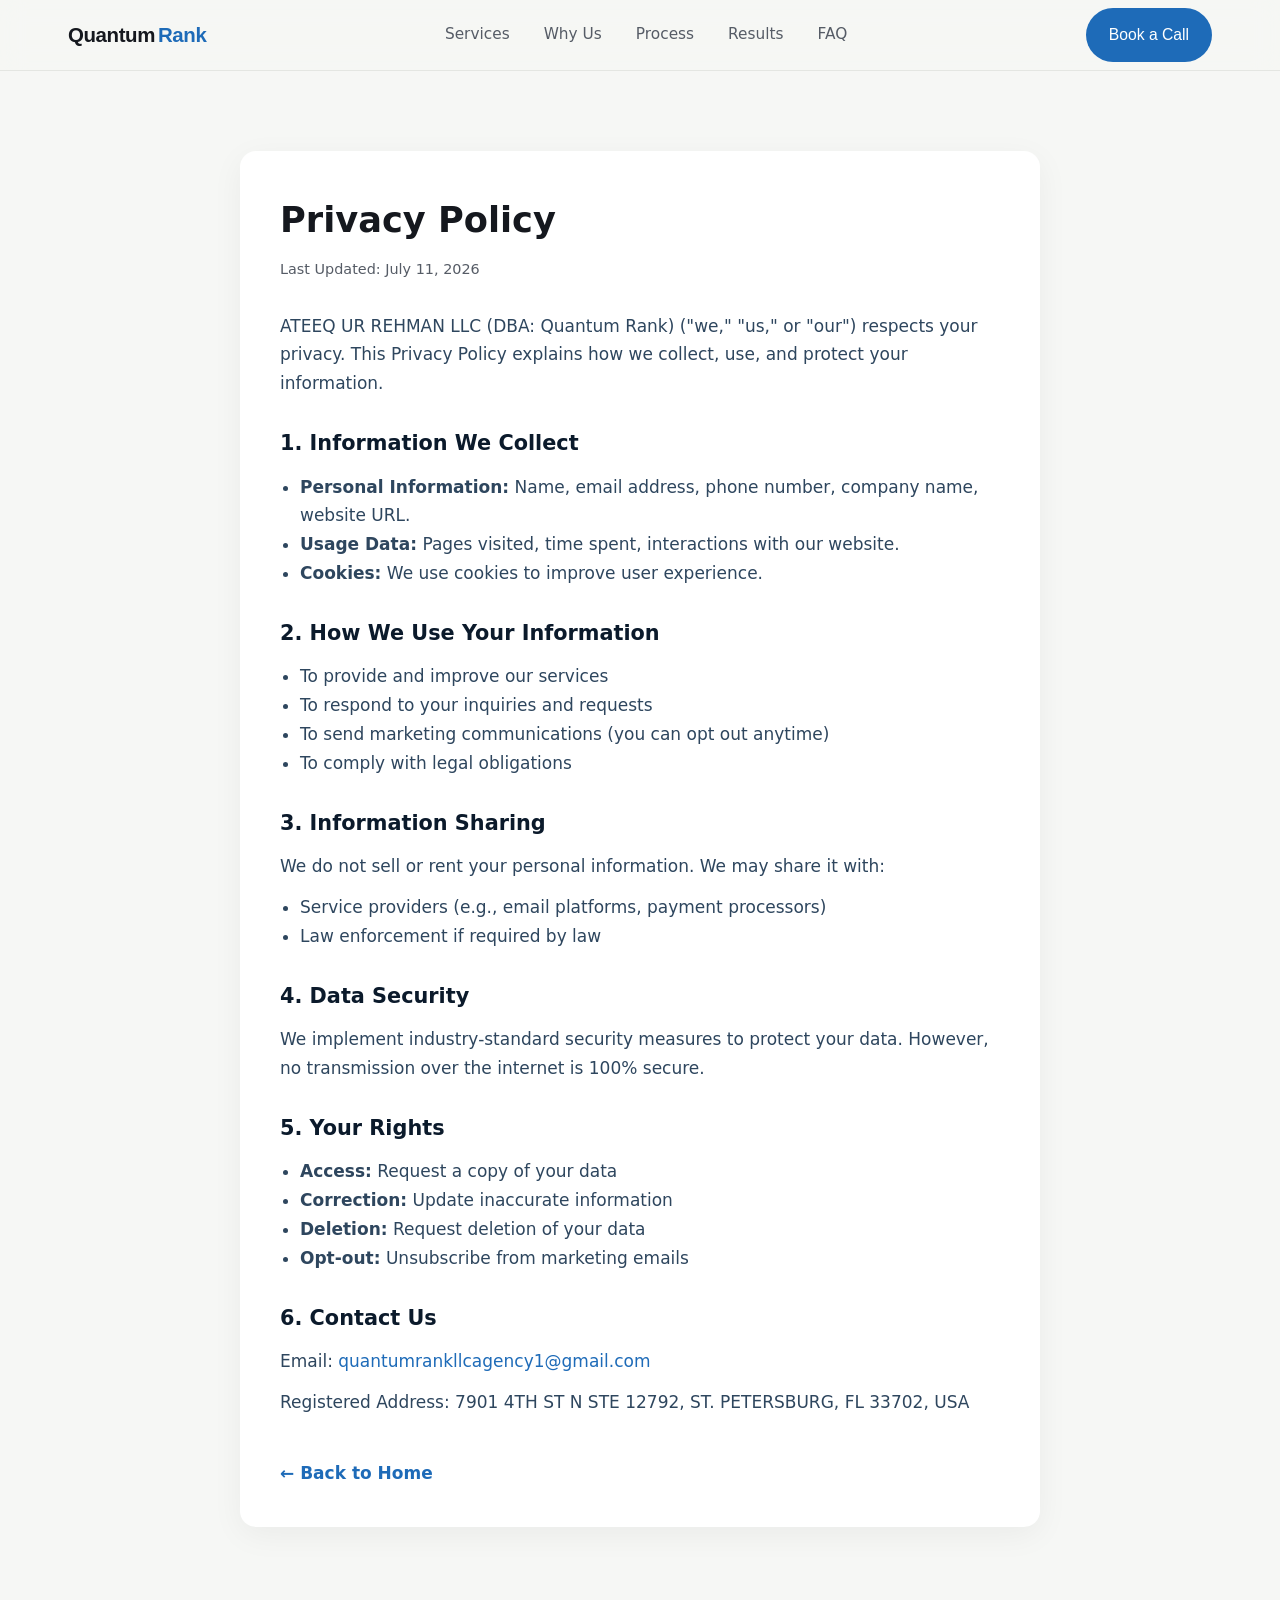
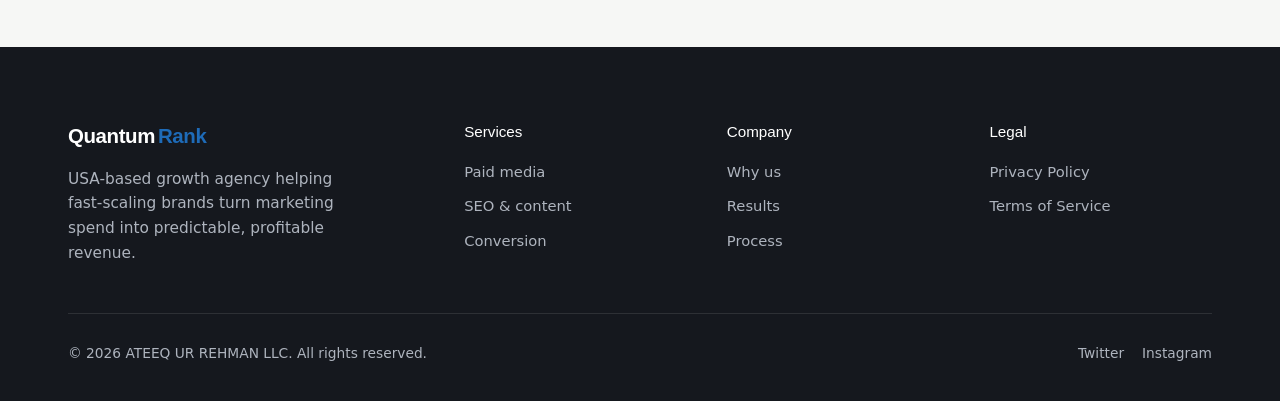
<file: privacy.html>
<!DOCTYPE html>
<html lang="en">
<head>
    <meta charset="UTF-8" />
    <meta name="viewport" content="width=device-width, initial-scale=1.0" />
    <title>Privacy Policy — Quantum Rank LLC</title>
    <link rel="stylesheet" href="style.css" />
    <link href="https://fonts.googleapis.com/css2?family=Inter:wght@300;400;500;600;700;800&display=swap" rel="stylesheet" />
    <style>
        .legal-content {
            max-width: 800px;
            margin: 40px auto;
            padding: 40px;
            background: #fff;
            border-radius: 16px;
            box-shadow: 0 8px 32px rgba(0,0,0,0.05);
        }
        .legal-content h1 {
            font-size: 2.2rem;
            margin-bottom: 8px;
        }
        .legal-content .last-updated {
            color: #565C66;
            font-size: 0.9rem;
            margin-bottom: 30px;
        }
        .legal-content h2 {
            font-size: 1.3rem;
            margin: 28px 0 12px;
            color: #0b1a2b;
        }
        .legal-content p {
            color: #2e465e;
            line-height: 1.7;
            margin-bottom: 12px;
        }
        .legal-content ul {
            color: #2e465e;
            line-height: 1.7;
            margin: 8px 0 16px 20px;
        }
        .back-link {
            display: inline-block;
            margin-top: 30px;
            color: #1e6bb8;
            font-weight: 600;
        }
        .back-link:hover {
            text-decoration: underline;
        }
    </style>
</head>
<body>

    <!-- ============ NAVBAR ============ -->
    <header class="nav">
        <div class="wrap nav-inner">
            <a class="brand" href="index.html">Quantum<span class="tick">Rank</span></a>
            <nav class="nav-links" id="navLinks">
                <a href="index.html#services">Services</a>
                <a href="index.html#why">Why Us</a>
                <a href="index.html#process">Process</a>
                <a href="index.html#work">Results</a>
                <a href="index.html#faq">FAQ</a>
            </nav>
            <div class="nav-cta">
                <a href="index.html#contact" class="btn btn-primary">Book a Call</a>
                <button class="menu-btn" id="menuBtn" aria-label="Toggle menu">☰</button>
            </div>
        </div>
    </header>

    <!-- ============ PRIVACY CONTENT ============ -->
    <section style="padding: 40px 0 80px;">
        <div class="wrap">
            <div class="legal-content">
                <h1>Privacy Policy</h1>
                <p class="last-updated">Last Updated: July 11, 2026</p>

                <p>ATEEQ UR REHMAN LLC (DBA: Quantum Rank) ("we," "us," or "our") respects your privacy. This Privacy Policy explains how we collect, use, and protect your information.</p>

                <h2>1. Information We Collect</h2>
                <ul>
                    <li><strong>Personal Information:</strong> Name, email address, phone number, company name, website URL.</li>
                    <li><strong>Usage Data:</strong> Pages visited, time spent, interactions with our website.</li>
                    <li><strong>Cookies:</strong> We use cookies to improve user experience.</li>
                </ul>

                <h2>2. How We Use Your Information</h2>
                <ul>
                    <li>To provide and improve our services</li>
                    <li>To respond to your inquiries and requests</li>
                    <li>To send marketing communications (you can opt out anytime)</li>
                    <li>To comply with legal obligations</li>
                </ul>

                <h2>3. Information Sharing</h2>
                <p>We do not sell or rent your personal information. We may share it with:</p>
                <ul>
                    <li>Service providers (e.g., email platforms, payment processors)</li>
                    <li>Law enforcement if required by law</li>
                </ul>

                <h2>4. Data Security</h2>
                <p>We implement industry-standard security measures to protect your data. However, no transmission over the internet is 100% secure.</p>

                <h2>5. Your Rights</h2>
                <ul>
                    <li><strong>Access:</strong> Request a copy of your data</li>
                    <li><strong>Correction:</strong> Update inaccurate information</li>
                    <li><strong>Deletion:</strong> Request deletion of your data</li>
                    <li><strong>Opt-out:</strong> Unsubscribe from marketing emails</li>
                </ul>

                <h2>6. Contact Us</h2>
                <p>Email: <a href="mailto:quantumrankllcagency1@gmail.com" style="color:#1e6bb8;">quantumrankllcagency1@gmail.com</a></p>
                <p>Registered Address: 7901 4TH ST N STE 12792, ST. PETERSBURG, FL 33702, USA</p>

                <a href="index.html" class="back-link">← Back to Home</a>
            </div>
        </div>
    </section>

    <!-- ============ FOOTER ============ -->
    <footer>
        <div class="wrap">
            <div class="foot-grid">
                <div>
                    <div class="brand">Quantum<span class="tick">Rank</span></div>
                    <p class="foot-about">USA-based growth agency helping fast-scaling brands turn marketing spend into predictable, profitable revenue.</p>
                </div>
                <div class="foot-col">
                    <h5>Services</h5>
                    <a href="index.html#services">Paid media</a>
                    <a href="index.html#services">SEO &amp; content</a>
                    <a href="index.html#services">Conversion</a>
                </div>
                <div class="foot-col">
                    <h5>Company</h5>
                    <a href="index.html#why">Why us</a>
                    <a href="index.html#work">Results</a>
                    <a href="index.html#process">Process</a>
                </div>
                <div class="foot-col">
                    <h5>Legal</h5>
                    <a href="privacy.html">Privacy Policy</a>
                    <a href="terms.html">Terms of Service</a>
                </div>
            </div>
            <div class="foot-bottom">
                <span>© 2026 ATEEQ UR REHMAN LLC. All rights reserved.</span>
                <div class="socials">
                    <a href="https://x.com/quantumrankllc">Twitter</a>
                    <a href="https://www.instagram.com/quantumrankllc/">Instagram</a>
                </div>
            </div>
        </div>
    </footer>

    <script src="script.js"></script>
</body>
</html>
</file>
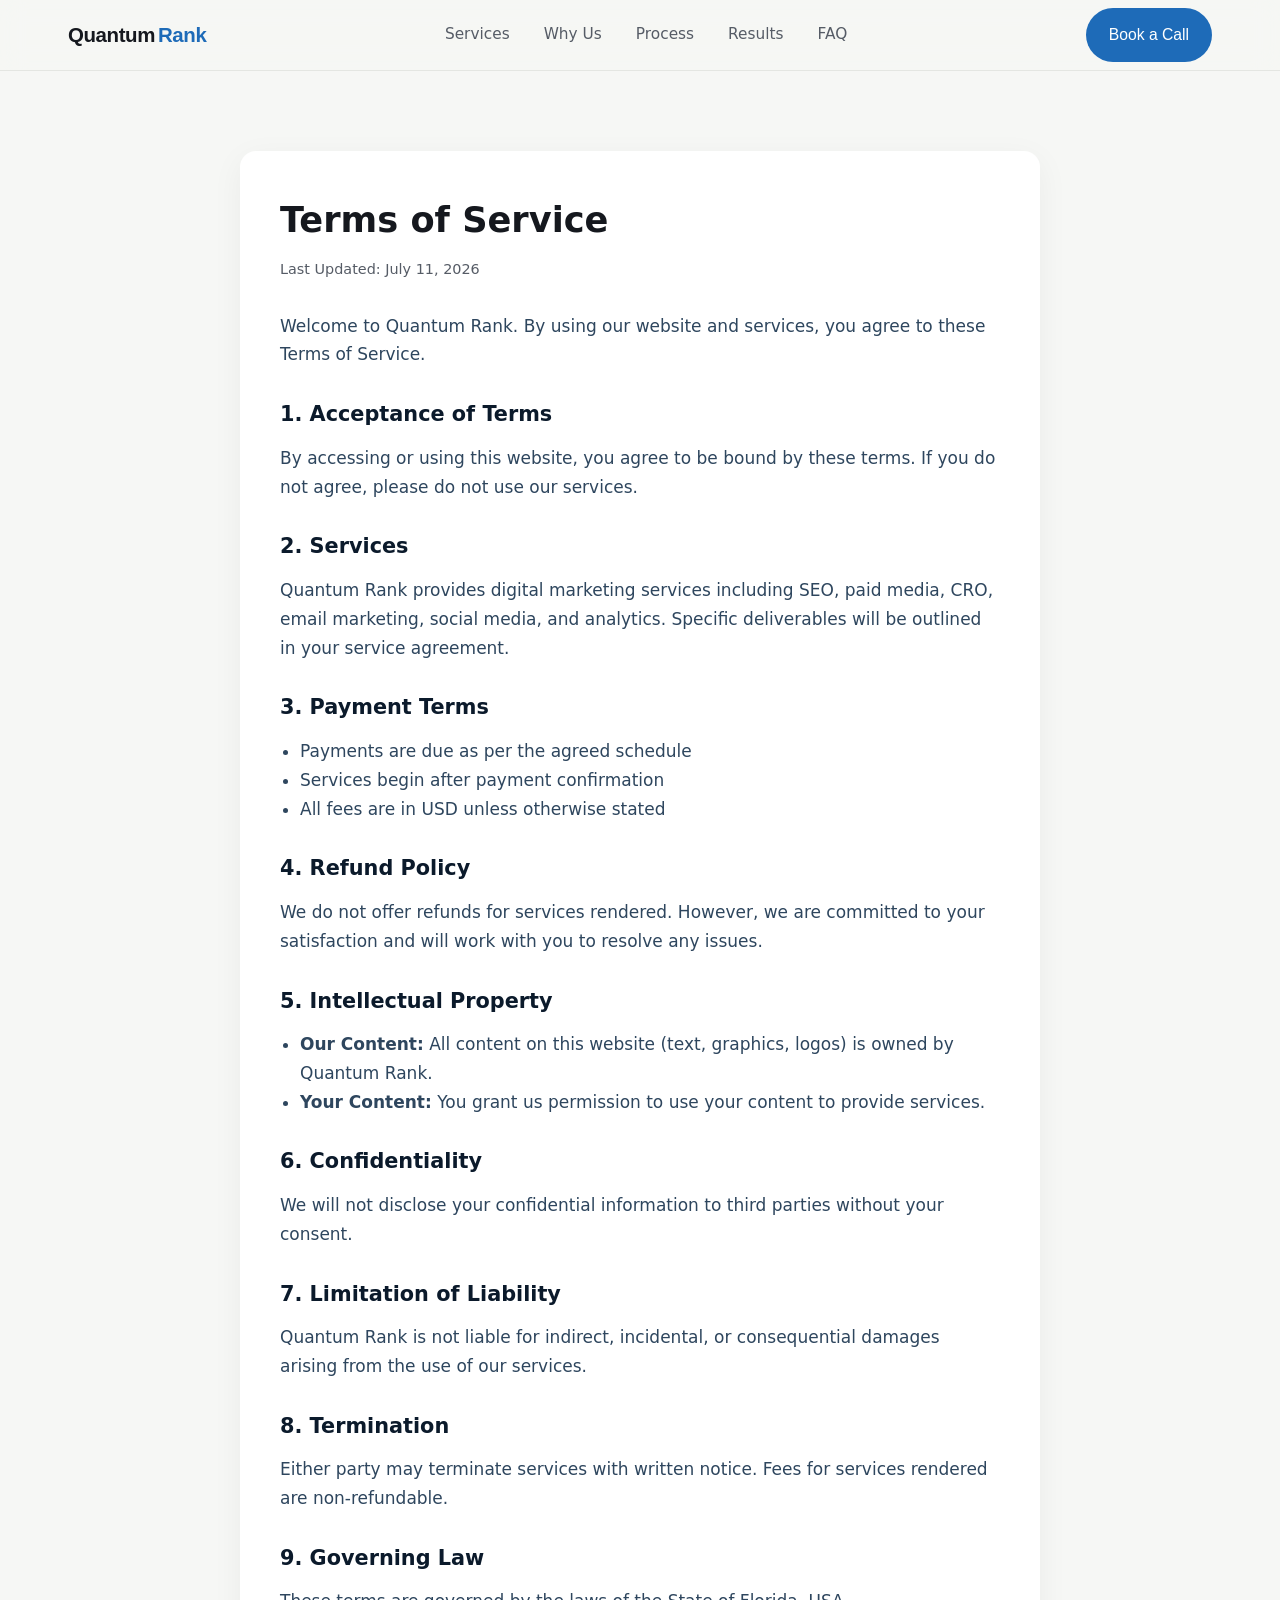
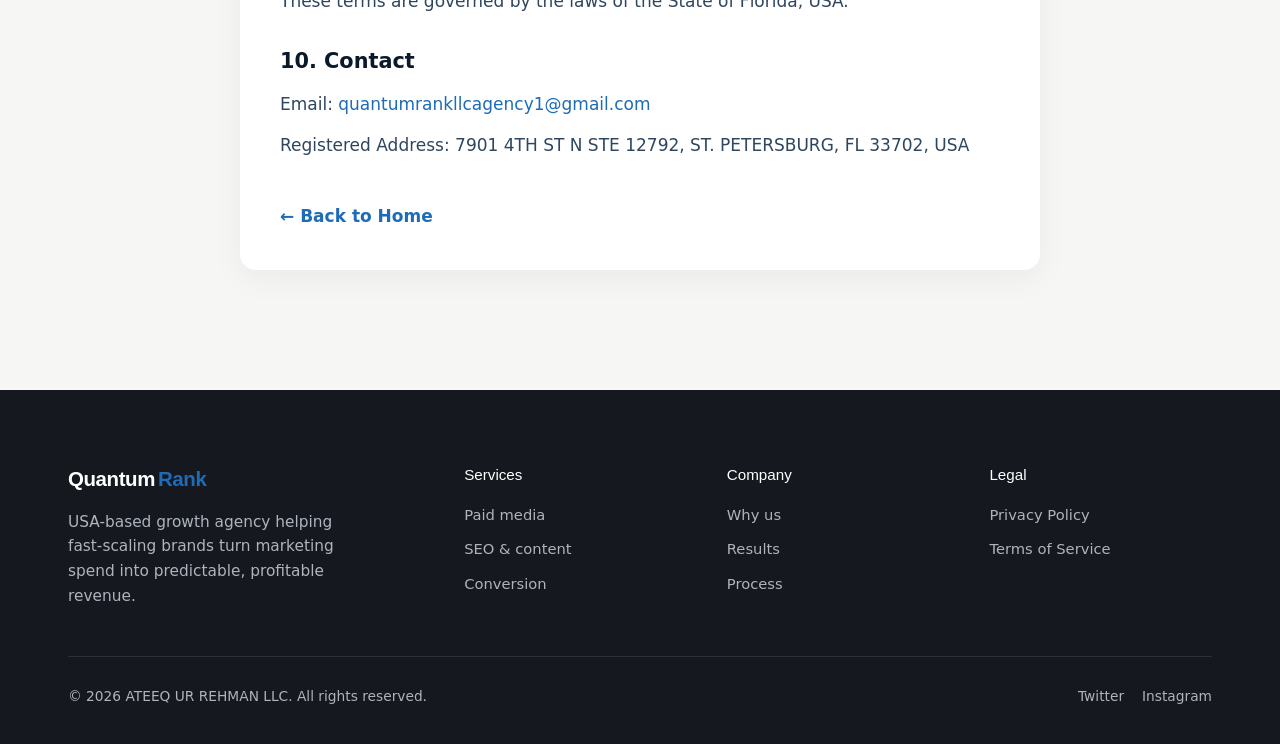
<file: terms.html>
<!DOCTYPE html>
<html lang="en">
<head>
    <meta charset="UTF-8" />
    <meta name="viewport" content="width=device-width, initial-scale=1.0" />
    <title>Terms of Service — Quantum Rank LLC</title>
    <link rel="stylesheet" href="style.css" />
    <link href="https://fonts.googleapis.com/css2?family=Inter:wght@300;400;500;600;700;800&display=swap" rel="stylesheet" />
    <style>
        .legal-content {
            max-width: 800px;
            margin: 40px auto;
            padding: 40px;
            background: #fff;
            border-radius: 16px;
            box-shadow: 0 8px 32px rgba(0,0,0,0.05);
        }
        .legal-content h1 {
            font-size: 2.2rem;
            margin-bottom: 8px;
        }
        .legal-content .last-updated {
            color: #565C66;
            font-size: 0.9rem;
            margin-bottom: 30px;
        }
        .legal-content h2 {
            font-size: 1.3rem;
            margin: 28px 0 12px;
            color: #0b1a2b;
        }
        .legal-content p {
            color: #2e465e;
            line-height: 1.7;
            margin-bottom: 12px;
        }
        .legal-content ul {
            color: #2e465e;
            line-height: 1.7;
            margin: 8px 0 16px 20px;
        }
        .back-link {
            display: inline-block;
            margin-top: 30px;
            color: #1e6bb8;
            font-weight: 600;
        }
        .back-link:hover {
            text-decoration: underline;
        }
    </style>
</head>
<body>

    <!-- ============ NAVBAR ============ -->
    <header class="nav">
        <div class="wrap nav-inner">
            <a class="brand" href="index.html">Quantum<span class="tick">Rank</span></a>
            <nav class="nav-links" id="navLinks">
                <a href="index.html#services">Services</a>
                <a href="index.html#why">Why Us</a>
                <a href="index.html#process">Process</a>
                <a href="index.html#work">Results</a>
                <a href="index.html#faq">FAQ</a>
            </nav>
            <div class="nav-cta">
                <a href="index.html#contact" class="btn btn-primary">Book a Call</a>
                <button class="menu-btn" id="menuBtn" aria-label="Toggle menu">☰</button>
            </div>
        </div>
    </header>

    <!-- ============ TERMS CONTENT ============ -->
    <section style="padding: 40px 0 80px;">
        <div class="wrap">
            <div class="legal-content">
                <h1>Terms of Service</h1>
                <p class="last-updated">Last Updated: July 11, 2026</p>

                <p>Welcome to Quantum Rank. By using our website and services, you agree to these Terms of Service.</p>

                <h2>1. Acceptance of Terms</h2>
                <p>By accessing or using this website, you agree to be bound by these terms. If you do not agree, please do not use our services.</p>

                <h2>2. Services</h2>
                <p>Quantum Rank provides digital marketing services including SEO, paid media, CRO, email marketing, social media, and analytics. Specific deliverables will be outlined in your service agreement.</p>

                <h2>3. Payment Terms</h2>
                <ul>
                    <li>Payments are due as per the agreed schedule</li>
                    <li>Services begin after payment confirmation</li>
                    <li>All fees are in USD unless otherwise stated</li>
                </ul>

                <h2>4. Refund Policy</h2>
                <p>We do not offer refunds for services rendered. However, we are committed to your satisfaction and will work with you to resolve any issues.</p>

                <h2>5. Intellectual Property</h2>
                <ul>
                    <li><strong>Our Content:</strong> All content on this website (text, graphics, logos) is owned by Quantum Rank.</li>
                    <li><strong>Your Content:</strong> You grant us permission to use your content to provide services.</li>
                </ul>

                <h2>6. Confidentiality</h2>
                <p>We will not disclose your confidential information to third parties without your consent.</p>

                <h2>7. Limitation of Liability</h2>
                <p>Quantum Rank is not liable for indirect, incidental, or consequential damages arising from the use of our services.</p>

                <h2>8. Termination</h2>
                <p>Either party may terminate services with written notice. Fees for services rendered are non-refundable.</p>

                <h2>9. Governing Law</h2>
                <p>These terms are governed by the laws of the State of Florida, USA.</p>

                <h2>10. Contact</h2>
                <p>Email: <a href="mailto:quantumrankllcagency1@gmail.com" style="color:#1e6bb8;">quantumrankllcagency1@gmail.com</a></p>
                <p>Registered Address: 7901 4TH ST N STE 12792, ST. PETERSBURG, FL 33702, USA</p>

                <a href="index.html" class="back-link">← Back to Home</a>
            </div>
        </div>
    </section>

    <!-- ============ FOOTER ============ -->
    <footer>
        <div class="wrap">
            <div class="foot-grid">
                <div>
                    <div class="brand">Quantum<span class="tick">Rank</span></div>
                    <p class="foot-about">USA-based growth agency helping fast-scaling brands turn marketing spend into predictable, profitable revenue.</p>
                </div>
                <div class="foot-col">
                    <h5>Services</h5>
                    <a href="index.html#services">Paid media</a>
                    <a href="index.html#services">SEO &amp; content</a>
                    <a href="index.html#services">Conversion</a>
                </div>
                <div class="foot-col">
                    <h5>Company</h5>
                    <a href="index.html#why">Why us</a>
                    <a href="index.html#work">Results</a>
                    <a href="index.html#process">Process</a>
                </div>
                <div class="foot-col">
                    <h5>Legal</h5>
                    <a href="privacy.html">Privacy Policy</a>
                    <a href="terms.html">Terms of Service</a>
                </div>
            </div>
            <div class="foot-bottom">
                <span>© 2026 ATEEQ UR REHMAN LLC. All rights reserved.</span>
                <div class="socials">
                    <a href="https://x.com/quantumrankllc">Twitter</a>
                    <a href="https://www.instagram.com/quantumrankllc/">Instagram</a>
                </div>
            </div>
        </div>
    </footer>

    <script src="script.js"></script>
</body>
</html>
</file>
<file: style.css>
/* ========================================
   QUANTUM RANK LLC — PREMIUM CSS
   Colors: White, Black, Blue
   ======================================== */

/* ===== RESET & BASE ===== */
:root {
    --ink: #15181E;
    --ink-soft: #565C66;
    --paper: #F6F7F5;
    --surface: #FFFFFF;
    --blue: #1e6bb8;
    --blue-deep: #0f4a82;
    --blue-light: #e8f0fe;
    --line: #E4E6E2;
    --maxw: 1200px;
    --r: 14px;
}

* {
    box-sizing: border-box;
    margin: 0;
    padding: 0;
}

html {
    scroll-behavior: smooth;
}

body {
    font-family: "Hanken Grotesk", system-ui, sans-serif;
    color: var(--ink);
    background: var(--paper);
    line-height: 1.65;
    font-size: 17px;
    -webkit-font-smoothing: antialiased;
}

img {
    max-width: 100%;
    display: block;
}

a {
    color: inherit;
    text-decoration: none;
}

.wrap {
    max-width: var(--maxw);
    margin: 0 auto;
    padding: 0 28px;
}

/* ===== TYPE / UTILITIES ===== */
.display {
    font-family: "Space Grotesk", sans-serif;
    font-weight: 600;
    letter-spacing: -0.02em;
    line-height: 1.04;
}

.eyebrow {
    font-family: "Space Mono", monospace;
    font-size: 0.74rem;
    letter-spacing: 0.18em;
    text-transform: uppercase;
    color: var(--blue-deep);
    display: inline-flex;
    align-items: center;
    gap: 9px;
}

.eyebrow::before {
    content: "";
    width: 22px;
    height: 1.5px;
    background: var(--blue);
}

.lead {
    color: var(--ink-soft);
    font-size: 1.12rem;
}

/* ===== BUTTONS ===== */
.btn {
    display: inline-flex;
    align-items: center;
    gap: 9px;
    font-family: "Space Grotesk", sans-serif;
    font-weight: 500;
    font-size: 0.98rem;
    padding: 13px 22px;
    border-radius: 999px;
    border: 1.5px solid transparent;
    cursor: pointer;
    transition: transform 0.15s ease, background 0.15s ease, color 0.15s ease, border-color 0.15s ease;
    white-space: nowrap;
}

.btn-primary {
    background: var(--blue);
    color: #fff;
}

.btn-primary:hover {
    background: var(--blue-deep);
    transform: translateY(-2px);
}

.btn-ghost {
    background: transparent;
    color: var(--ink);
    border-color: var(--ink);
}

.btn-ghost:hover {
    background: var(--ink);
    color: #fff;
    transform: translateY(-2px);
}

.btn-light {
    background: #fff;
    color: var(--ink);
}

.btn-light:hover {
    transform: translateY(-2px);
}

.btn .arw {
    transition: transform 0.2s ease;
}

.btn:hover .arw {
    transform: translate(2px, -2px);
}

.section {
    padding: 96px 0;
}

.section-head {
    max-width: 640px;
    margin-bottom: 54px;
}

.section-head h2 {
    font-family: "Space Grotesk", sans-serif;
    font-weight: 600;
    letter-spacing: -0.02em;
    font-size: clamp(1.9rem, 3.6vw, 2.7rem);
    line-height: 1.08;
    margin: 16px 0 14px;
}

.section-head p {
    color: var(--ink-soft);
    font-size: 1.1rem;
}

/* ===== NAV ===== */
header.nav {
    position: sticky;
    top: 0;
    z-index: 50;
    background: rgba(246, 247, 245, 0.82);
    backdrop-filter: blur(12px);
    border-bottom: 1px solid var(--line);
}

.nav-inner {
    display: flex;
    align-items: center;
    justify-content: space-between;
    height: 70px;
}

.brand {
    font-family: "Space Grotesk", sans-serif;
    font-weight: 700;
    font-size: 1.28rem;
    letter-spacing: -0.02em;
    display: flex;
    align-items: center;
    gap: 3px;
}

.brand .tick {
    color: var(--blue);
}

.nav-links {
    display: flex;
    align-items: center;
    gap: 34px;
}

.nav-links a {
    font-size: 0.96rem;
    color: var(--ink-soft);
    transition: color 0.15s ease;
}

.nav-links a:hover {
    color: var(--ink);
}

.nav-cta {
    display: flex;
    align-items: center;
    gap: 16px;
}

.menu-btn {
    display: none;
    background: none;
    border: 0;
    cursor: pointer;
    font-size: 1.5rem;
    color: var(--ink);
}

/* ===== HERO ===== */
.hero {
    position: relative;
    overflow: hidden;
    padding: 74px 0 0;
}

.hero-grid {
    display: grid;
    grid-template-columns: 1.05fr 0.95fr;
    gap: 56px;
    align-items: center;
}

.hero h1 {
    font-size: clamp(2.6rem, 5.6vw, 4.4rem);
    margin: 22px 0 22px;
}

.hero h1 .em {
    color: var(--blue);
}

.hero .lead {
    max-width: 480px;
}

.hero-meta {
    display: flex;
    align-items: center;
    gap: 14px;
    margin-top: 30px;
    flex-wrap: wrap;
}

.stars {
    color: var(--blue);
    letter-spacing: 2px;
    font-size: 1rem;
}

.hero-meta span {
    font-size: 0.92rem;
    color: var(--ink-soft);
}

/* ===== FORM CARD ===== */
.form-card {
    background: var(--surface);
    border: 1px solid var(--line);
    border-radius: 20px;
    padding: 28px;
    box-shadow: 0 24px 60px -34px rgba(21, 24, 30, 0.32);
}

.form-card h3 {
    font-family: "Space Grotesk", sans-serif;
    font-weight: 600;
    font-size: 1.25rem;
    letter-spacing: -0.01em;
}

.form-card .sub {
    color: var(--ink-soft);
    font-size: 0.94rem;
    margin: 6px 0 20px;
}

.field {
    margin-bottom: 13px;
}

.field label {
    display: block;
    font-size: 0.78rem;
    font-weight: 500;
    color: var(--ink-soft);
    margin-bottom: 6px;
    letter-spacing: 0.01em;
}

.field input,
.field select {
    width: 100%;
    padding: 12px 14px;
    border: 1px solid var(--line);
    border-radius: 10px;
    font-family: inherit;
    font-size: 0.96rem;
    color: var(--ink);
    background: #fff;
    transition: border-color 0.15s ease, box-shadow 0.15s ease;
}

.field input:focus,
.field select:focus {
    outline: none;
    border-color: var(--blue);
    box-shadow: 0 0 0 3px var(--blue-light);
}

.form-card .btn-primary {
    width: 100%;
    justify-content: center;
    margin-top: 6px;
}

.form-note {
    font-size: 0.8rem;
    color: var(--ink-soft);
    text-align: center;
    margin-top: 12px;
}

.form-success {
    display: none;
    text-align: center;
    padding: 30px 10px;
}

.form-success .ok {
    width: 52px;
    height: 52px;
    border-radius: 50%;
    background: var(--blue-light);
    color: var(--blue-deep);
    display: flex;
    align-items: center;
    justify-content: center;
    font-size: 1.6rem;
    margin: 0 auto 14px;
}

.form-success h3 {
    margin-bottom: 6px;
}

.form-success p {
    color: var(--ink-soft);
    font-size: 0.95rem;
}

/* ===== FORM COMPACT LAYOUT (Inline Fields) ===== */
.form-compact {
    padding: 24px 28px;
    max-width: 520px;
    margin: 0 auto;
}

.form-compact .field {
    margin-bottom: 0;
}

.form-compact .field label {
    font-size: 0.7rem;
    font-weight: 600;
    color: #15181E;
}

.form-compact .field input,
.form-compact .field select {
    padding: 8px 12px;
    font-size: 0.9rem;
    border-radius: 8px;
}

.form-compact .sub {
    font-size: 0.85rem;
    margin-bottom: 16px;
    color: #565C66;
}

.form-row {
    display: flex;
    gap: 12px;
    margin-bottom: 10px;
}

.form-row .field {
    flex: 1;
}

.form-submit-row {
    display: flex;
    align-items: center;
    gap: 14px;
    margin-top: 4px;
}

.form-submit-row .btn-primary {
    padding: 10px 24px;
    font-size: 0.9rem;
    flex-shrink: 0;
    width: auto;
}

.form-submit-row .form-note {
    font-size: 0.7rem;
    color: #565C66;
    margin: 0;
    text-align: left;
}

/* ===== HERO LINE ===== */
.hero-line {
    margin-top: 64px;
    border-top: 1px solid var(--line);
}

.hero-line svg {
    display: block;
    width: 100%;
    height: 120px;
}

.grow-path {
    fill: none;
    stroke: var(--blue);
    stroke-width: 2.5;
    stroke-linecap: round;
    stroke-linejoin: round;
    stroke-dasharray: 1400;
    stroke-dashoffset: 1400;
    animation: draw 2.4s ease forwards 0.3s;
}

.grow-area {
    fill: url(#mintgrad);
    opacity: 0;
    animation: fadein 1.4s ease forwards 1.8s;
}

.grow-dot {
    fill: var(--blue);
    opacity: 0;
    animation: fadein 0.5s ease forwards 2.4s;
}

@keyframes draw {
    to {
        stroke-dashoffset: 0;
    }
}

@keyframes fadein {
    to {
        opacity: 1;
    }
}

/* ===== LOGO BAR ===== */
.logos {
    padding: 42px 0;
    border-bottom: 1px solid var(--line);
}

.logos p {
    text-align: center;
    font-family: "Space Mono", monospace;
    font-size: 0.72rem;
    letter-spacing: 0.16em;
    text-transform: uppercase;
    color: var(--ink-soft);
    margin-bottom: 26px;
}

.logo-row {
    display: flex;
    align-items: center;
    justify-content: space-between;
    gap: 20px;
    flex-wrap: wrap;
}

.logo-row span {
    font-family: "Space Grotesk", sans-serif;
    font-weight: 600;
    font-size: 1.25rem;
    color: #9aa0a6;
    letter-spacing: -0.01em;
    flex: 1;
    text-align: center;
    min-width: 110px;
}

/* ===== SERVICES ===== */
.cards {
    display: grid;
    grid-template-columns: repeat(3, 1fr);
    gap: 18px;
}

.card {
    background: var(--surface);
    border: 1px solid var(--line);
    border-radius: var(--r);
    padding: 26px;
    transition: transform 0.2s ease, box-shadow 0.2s ease, border-color 0.2s ease;
}

.card:hover {
    transform: translateY(-4px);
    box-shadow: 0 22px 44px -30px rgba(21, 24, 30, 0.34);
    border-color: var(--blue);
}

.card .ic {
    width: 44px;
    height: 44px;
    border-radius: 11px;
    background: var(--blue-light);
    color: var(--blue-deep);
    display: flex;
    align-items: center;
    justify-content: center;
    margin-bottom: 16px;
    font-size: 1.4rem;
}

.card h3 {
    font-family: "Space Grotesk", sans-serif;
    font-weight: 600;
    font-size: 1.16rem;
    margin-bottom: 8px;
    letter-spacing: -0.01em;
}

.card p {
    color: var(--ink-soft);
    font-size: 0.96rem;
}

/* ===== WHY + STATS ===== */
.why {
    background: var(--ink);
    color: #fff;
}

.why .eyebrow {
    color: #5fd6a6;
}

.why .eyebrow::before {
    background: #5fd6a6;
}

.why-grid {
    display: grid;
    grid-template-columns: 1fr 1fr;
    gap: 56px;
    align-items: start;
}

.why h2 {
    font-family: "Space Grotesk", sans-serif;
    font-weight: 600;
    letter-spacing: -0.02em;
    font-size: clamp(1.9rem, 3.6vw, 2.7rem);
    line-height: 1.1;
    margin: 16px 0 18px;
}

.why .lead {
    color: #aeb4be;
}

.why-list {
    display: flex;
    flex-direction: column;
    gap: 4px;
}

.why-item {
    display: flex;
    gap: 16px;
    padding: 18px 0;
    border-top: 1px solid rgba(255, 255, 255, 0.1);
}

.why-item .n {
    font-family: "Space Mono", monospace;
    color: #5fd6a6;
    font-size: 0.85rem;
    padding-top: 3px;
}

.why-item h4 {
    font-family: "Space Grotesk", sans-serif;
    font-weight: 500;
    font-size: 1.08rem;
    margin-bottom: 4px;
}

.why-item p {
    color: #9097a1;
    font-size: 0.95rem;
}

.stats {
    display: grid;
    grid-template-columns: repeat(4, 1fr);
    gap: 24px;
    margin-top: 64px;
    padding-top: 48px;
    border-top: 1px solid rgba(255, 255, 255, 0.12);
}

.stat .num {
    font-family: "Space Grotesk", sans-serif;
    font-weight: 600;
    font-size: clamp(2rem, 4vw, 2.9rem);
    letter-spacing: -0.02em;
    color: #fff;
}

.stat .num .u {
    color: #5fd6a6;
}

.stat .lab {
    color: #9097a1;
    font-size: 0.9rem;
    margin-top: 4px;
}

/* ===== PROCESS ===== */
.steps {
    display: grid;
    grid-template-columns: repeat(4, 1fr);
    gap: 18px;
}

.step {
    position: relative;
    padding-top: 26px;
    border-top: 2px solid var(--ink);
}

.step .sn {
    font-family: "Space Mono", monospace;
    font-size: 0.8rem;
    color: var(--blue-deep);
    letter-spacing: 0.1em;
}

.step h3 {
    font-family: "Space Grotesk", sans-serif;
    font-weight: 600;
    font-size: 1.22rem;
    margin: 12px 0 8px;
    letter-spacing: -0.01em;
}

.step p {
    color: var(--ink-soft);
    font-size: 0.96rem;
}

/* ===== CASE STUDIES ===== */
.cases {
    display: grid;
    grid-template-columns: repeat(3, 1fr);
    gap: 18px;
}

.case {
    background: var(--surface);
    border: 1px solid var(--line);
    border-radius: var(--r);
    padding: 26px;
    display: flex;
    flex-direction: column;
    transition: transform 0.2s ease, box-shadow 0.2s ease;
}

.case:hover {
    transform: translateY(-4px);
    box-shadow: 0 22px 44px -30px rgba(21, 24, 30, 0.3);
}

.case .tag {
    font-family: "Space Mono", monospace;
    font-size: 0.74rem;
    letter-spacing: 0.08em;
    color: var(--ink-soft);
    text-transform: uppercase;
}

.case .metric {
    font-family: "Space Grotesk", sans-serif;
    font-weight: 700;
    font-size: 2.3rem;
    letter-spacing: -0.03em;
    color: var(--blue-deep);
    margin: 14px 0 4px;
    line-height: 1;
}

.case .client {
    font-weight: 600;
    font-size: 1.02rem;
    margin-bottom: 8px;
}

.case p {
    color: var(--ink-soft);
    font-size: 0.95rem;
    flex: 1;
}

.spark {
    margin-top: 18px;
    height: 42px;
}

.spark path {
    fill: none;
    stroke: var(--blue);
    stroke-width: 2;
    stroke-linecap: round;
}

/* ===== TRUST SECTION ===== */
.trust-grid {
    display: grid;
    grid-template-columns: repeat(3, 1fr);
    gap: 24px;
    text-align: center;
}

.trust-grid h3 {
    margin: 12px 0 8px;
    font-family: "Space Grotesk", sans-serif;
    font-weight: 600;
    font-size: 1.1rem;
}

.trust-grid p {
    color: #565C66;
    font-size: 0.95rem;
}

/* ===== FAQ ===== */
.faq-wrap {
    max-width: 820px;
    margin: 0 auto;
}

.faq {
    border-bottom: 1px solid var(--line);
}

.faq summary {
    list-style: none;
    cursor: pointer;
    display: flex;
    align-items: center;
    justify-content: space-between;
    gap: 20px;
    padding: 22px 0;
    text-align: left;
    font-family: "Space Grotesk", sans-serif;
    font-weight: 500;
    font-size: 1.12rem;
    color: var(--ink);
}

.faq summary::-webkit-details-marker {
    display: none;
}

.faq .pm {
    flex-shrink: 0;
    width: 28px;
    height: 28px;
    border-radius: 50%;
    border: 1.5px solid var(--line);
    display: flex;
    align-items: center;
    justify-content: center;
    font-size: 1.1rem;
    transition: transform 0.25s ease, background 0.2s ease, color 0.2s ease, border-color 0.2s ease;
}

.faq[open] .pm {
    transform: rotate(45deg);
    background: var(--blue);
    color: #fff;
    border-color: var(--blue);
}

.faq .ans {
    max-height: 0;
    overflow: hidden;
    transition: max-height 0.3s ease;
}

.faq[open] .ans {
    max-height: 280px;
}

.faq .ans p {
    padding: 0 0 24px;
    color: var(--ink-soft);
    font-size: 1rem;
    max-width: 680px;
}

/* ===== FINAL CTA ===== */
.cta {
    position: relative;
    overflow: hidden;
}

.cta-box {
    background: var(--blue);
    color: #fff;
    border-radius: 24px;
    padding: 64px 48px;
    text-align: center;
}

.cta-box .eyebrow {
    color: #d4f3e4;
}

.cta-box .eyebrow::before {
    background: #d4f3e4;
}

.cta-box h2 {
    font-family: "Space Grotesk", sans-serif;
    font-weight: 600;
    letter-spacing: -0.02em;
    font-size: clamp(2rem, 4.4vw, 3.2rem);
    line-height: 1.06;
    margin: 18px 0 16px;
}

.cta-box p {
    color: #e6f7ef;
    font-size: 1.12rem;
    max-width: 520px;
    margin: 0 auto 30px;
}

.cta-actions {
    display: flex;
    gap: 14px;
    justify-content: center;
    flex-wrap: wrap;
}

.cta-box .btn-ghost {
    border-color: rgba(255, 255, 255, 0.6);
    color: #fff;
}

.cta-box .btn-ghost:hover {
    background: #fff;
    color: var(--blue-deep);
    border-color: #fff;
}

/* ===== TRUST BADGES (CTA ke andar) ===== */
.trust-badges {
    margin-top: 24px;
    display: flex;
    justify-content: center;
    gap: 12px;
    flex-wrap: wrap;
}

.trust-badges span {
    background: rgba(255, 255, 255, 0.06);
    color: #94a3b8;
    padding: 4px 14px;
    border-radius: 100px;
    font-size: 0.7rem;
    border: 1px solid rgba(255, 255, 255, 0.04);
}

/* ===== FOOTER ===== */
footer {
    background: var(--ink);
    color: #aeb4be;
    padding: 72px 0 36px;
}

.foot-grid {
    display: grid;
    grid-template-columns: 1.6fr 1fr 1fr 1fr;
    gap: 40px;
    padding-bottom: 48px;
    border-bottom: 1px solid rgba(255, 255, 255, 0.1);
}

footer .brand {
    color: #fff;
    margin-bottom: 14px;
}

.foot-about {
    font-size: 0.96rem;
    max-width: 300px;
    line-height: 1.6;
}

.foot-col h5 {
    color: #fff;
    font-family: "Space Grotesk", sans-serif;
    font-weight: 500;
    font-size: 0.95rem;
    margin-bottom: 16px;
}

.foot-col a {
    display: block;
    font-size: 0.92rem;
    margin-bottom: 10px;
    transition: color 0.15s ease;
}

.foot-col a:hover {
    color: #fff;
}

/* ===== LLC TRUST BADGE (Footer) ===== */
.llc-badge {
    margin-top: 18px;
    display: flex;
    align-items: center;
    gap: 12px;
    flex-wrap: wrap;
}

.llc-badge .badge-blue {
    background: rgba(37, 99, 235, 0.12);
    color: #60a5fa;
    padding: 6px 14px;
    border-radius: 100px;
    font-size: 0.7rem;
    font-weight: 600;
    letter-spacing: 0.04em;
    border: 1px solid rgba(37, 99, 235, 0.1);
    display: inline-flex;
    align-items: center;
    gap: 6px;
}

.llc-badge .badge-gray {
    background: rgba(255, 255, 255, 0.04);
    color: #94a3b8;
    padding: 6px 14px;
    border-radius: 100px;
    font-size: 0.7rem;
    font-weight: 500;
    letter-spacing: 0.02em;
    border: 1px solid rgba(255, 255, 255, 0.04);
}

/* ===== LEGAL INFO ===== */
.legal-info {
    margin-top: 18px;
    padding-top: 16px;
    border-top: 1px solid rgba(255, 255, 255, 0.04);
}

.legal-info p {
    font-size: 0.7rem;
    color: #6b7f99;
    line-height: 1.6;
}

.legal-info strong {
    color: #94a3b8;
}

.legal-info .address {
    font-size: 0.65rem;
    color: #4a5a70;
}

.foot-bottom {
    display: flex;
    align-items: center;
    justify-content: space-between;
    flex-wrap: wrap;
    gap: 14px;
    padding-top: 28px;
    font-size: 0.86rem;
}

.foot-bottom .socials {
    display: flex;
    gap: 18px;
}

.foot-bottom a:hover {
    color: #fff;
}

/* ===== REVEAL ANIMATION ===== */
.reveal {
    opacity: 0;
    transform: translateY(22px);
    transition: opacity 0.7s ease, transform 0.7s ease;
}

.reveal.in {
    opacity: 1;
    transform: none;
}

/* ===== RESPONSIVE ===== */
@media (max-width: 980px) {
    .hero-grid {
        grid-template-columns: 1fr;
        gap: 38px;
    }
    .why-grid {
        grid-template-columns: 1fr;
        gap: 36px;
    }
    .cards,
    .cases,
    .steps {
        grid-template-columns: 1fr 1fr;
    }
    .trust-grid {
        grid-template-columns: 1fr 1fr;
    }
    .stats {
        grid-template-columns: 1fr 1fr;
        gap: 30px;
    }
    .foot-grid {
        grid-template-columns: 1fr 1fr;
    }
}

@media (max-width: 680px) {
    body {
        font-size: 16px;
    }
    .wrap {
        padding: 0 20px;
    }
    .section {
        padding: 68px 0;
    }
    .nav-links {
        display: none;
    }
    .menu-btn {
        display: block;
    }
    .nav-links.open {
        display: flex;
        position: absolute;
        top: 70px;
        left: 0;
        right: 0;
        flex-direction: column;
        background: var(--paper);
        padding: 20px 24px;
        gap: 18px;
        border-bottom: 1px solid var(--line);
    }
    .cards,
    .cases,
    .steps,
    .stats,
    .foot-grid,
    .trust-grid {
        grid-template-columns: 1fr;
    }
    .cta-box {
        padding: 48px 26px;
    }
    .logo-row span {
        flex: 0 0 40%;
        font-size: 1.05rem;
    }
    .form-row {
        flex-direction: column;
        gap: 10px;
        margin-bottom: 10px;
    }
    .form-submit-row {
        flex-direction: column;
        align-items: stretch;
        gap: 10px;
    }
    .form-submit-row .btn-primary {
        width: 100%;
        text-align: center;
    }
    .form-submit-row .form-note {
        text-align: center;
    }
}

@media (prefers-reduced-motion: reduce) {
    * {
        animation: none !important;
        transition: none !important;
    }
    .reveal {
        opacity: 1;
        transform: none;
    }
    .grow-path {
        stroke-dashoffset: 0;
    }
    .grow-area,
    .grow-dot {
        opacity: 1;
    }
}
/* ===== MOBILE FIX (360px and below) ===== */
@media (max-width: 360px) {
    /* Hero Section */
    .hero-grid {
        grid-template-columns: 1fr !important;
        gap: 20px !important;
    }
    .hero h1 {
        font-size: 1.8rem !important;
        line-height: 1.2 !important;
    }
    .hero .lead {
        font-size: 0.9rem !important;
    }

    /* Form */
    .form-card {
        padding: 16px !important;
        margin: 0 4px !important;
    }
    .form-row {
        flex-direction: column !important;
        gap: 8px !important;
    }
    .form-card .btn-primary {
        font-size: 0.8rem !important;
        padding: 12px !important;
    }

    /* Team Image */
    .hero-right img {
        min-height: 180px !important;
        height: 180px !important;
        object-fit: cover !important;
    }
    .hero-right .trust-stats {
        flex-wrap: wrap !important;
        gap: 10px !important;
    }
    .hero-right .trust-stats div {
        flex: 1 1 30% !important;
        text-align: center !important;
    }

    /* Services */
    .cards {
        grid-template-columns: 1fr !important;
        gap: 12px !important;
    }
    .card {
        padding: 18px !important;
    }

    /* Why Us + Stats */
    .why-grid {
        grid-template-columns: 1fr !important;
        gap: 24px !important;
    }
    .stats {
        grid-template-columns: 1fr 1fr !important;
        gap: 16px !important;
    }
    .stat .num {
        font-size: 1.8rem !important;
    }

    /* Process */
    .steps {
        grid-template-columns: 1fr !important;
        gap: 16px !important;
    }

    /* Trust Section */
    .trust-grid {
        grid-template-columns: 1fr !important;
        gap: 16px !important;
    }

    /* FAQ */
    .faq summary {
        font-size: 0.95rem !important;
        padding: 16px 0 !important;
    }
    .faq .ans p {
        font-size: 0.9rem !important;
    }

    /* CTA */
    .cta-box {
        padding: 32px 16px !important;
    }
    .cta-box h2 {
        font-size: 1.6rem !important;
    }
    .cta-actions {
        flex-direction: column !important;
        align-items: stretch !important;
    }
    .cta-actions .btn {
        width: 100% !important;
        text-align: center !important;
        justify-content: center !important;
    }

    /* Footer */
    .foot-grid {
        grid-template-columns: 1fr !important;
        gap: 20px !important;
    }
    .foot-bottom {
        flex-direction: column !important;
        text-align: center !important;
    }
    .foot-bottom .socials {
        justify-content: center !important;
        flex-wrap: wrap !important;
    }
}
/* ===== MOBILE FIX (360px and below - covers iPhone SE, Galaxy S8, Fold) ===== */
@media (max-width: 360px) {
    /* Hero Section */
    .hero-grid {
        grid-template-columns: 1fr !important;
        gap: 20px !important;
    }
    .hero h1 {
        font-size: 1.8rem !important;
        line-height: 1.2 !important;
    }
    .hero .lead {
        font-size: 0.9rem !important;
    }

    /* Form */
    .form-card {
        padding: 16px !important;
        margin: 0 4px !important;
    }
    .form-row {
        flex-direction: column !important;
        gap: 8px !important;
    }
    .form-card .btn-primary {
        font-size: 0.8rem !important;
        padding: 12px !important;
    }

    /* Team Image */
    .hero-right img {
        min-height: 180px !important;
        height: 180px !important;
        object-fit: cover !important;
    }
    .hero-right .trust-stats {
        flex-wrap: wrap !important;
        gap: 10px !important;
    }
    .hero-right .trust-stats div {
        flex: 1 1 30% !important;
        text-align: center !important;
    }

    /* Services */
    .cards {
        grid-template-columns: 1fr !important;
        gap: 12px !important;
    }
    .card {
        padding: 18px !important;
    }

    /* Why Us + Stats */
    .why-grid {
        grid-template-columns: 1fr !important;
        gap: 24px !important;
    }
    .stats {
        grid-template-columns: 1fr 1fr !important;
        gap: 16px !important;
    }
    .stat .num {
        font-size: 1.8rem !important;
    }

    /* Process */
    .steps {
        grid-template-columns: 1fr !important;
        gap: 16px !important;
    }

    /* Trust Section */
    .trust-grid {
        grid-template-columns: 1fr !important;
        gap: 16px !important;
    }

    /* FAQ */
    .faq summary {
        font-size: 0.95rem !important;
        padding: 16px 0 !important;
    }
    .faq .ans p {
        font-size: 0.9rem !important;
    }

    /* CTA */
    .cta-box {
        padding: 32px 16px !important;
    }
    .cta-box h2 {
        font-size: 1.6rem !important;
    }
    .cta-actions {
        flex-direction: column !important;
        align-items: stretch !important;
    }
    .cta-actions .btn {
        width: 100% !important;
        text-align: center !important;
        justify-content: center !important;
    }

    /* Footer */
    .foot-grid {
        grid-template-columns: 1fr !important;
        gap: 20px !important;
    }
    .foot-bottom {
        flex-direction: column !important;
        text-align: center !important;
    }
    .foot-bottom .socials {
        justify-content: center !important;
        flex-wrap: wrap !important;
    }
}
</file>
